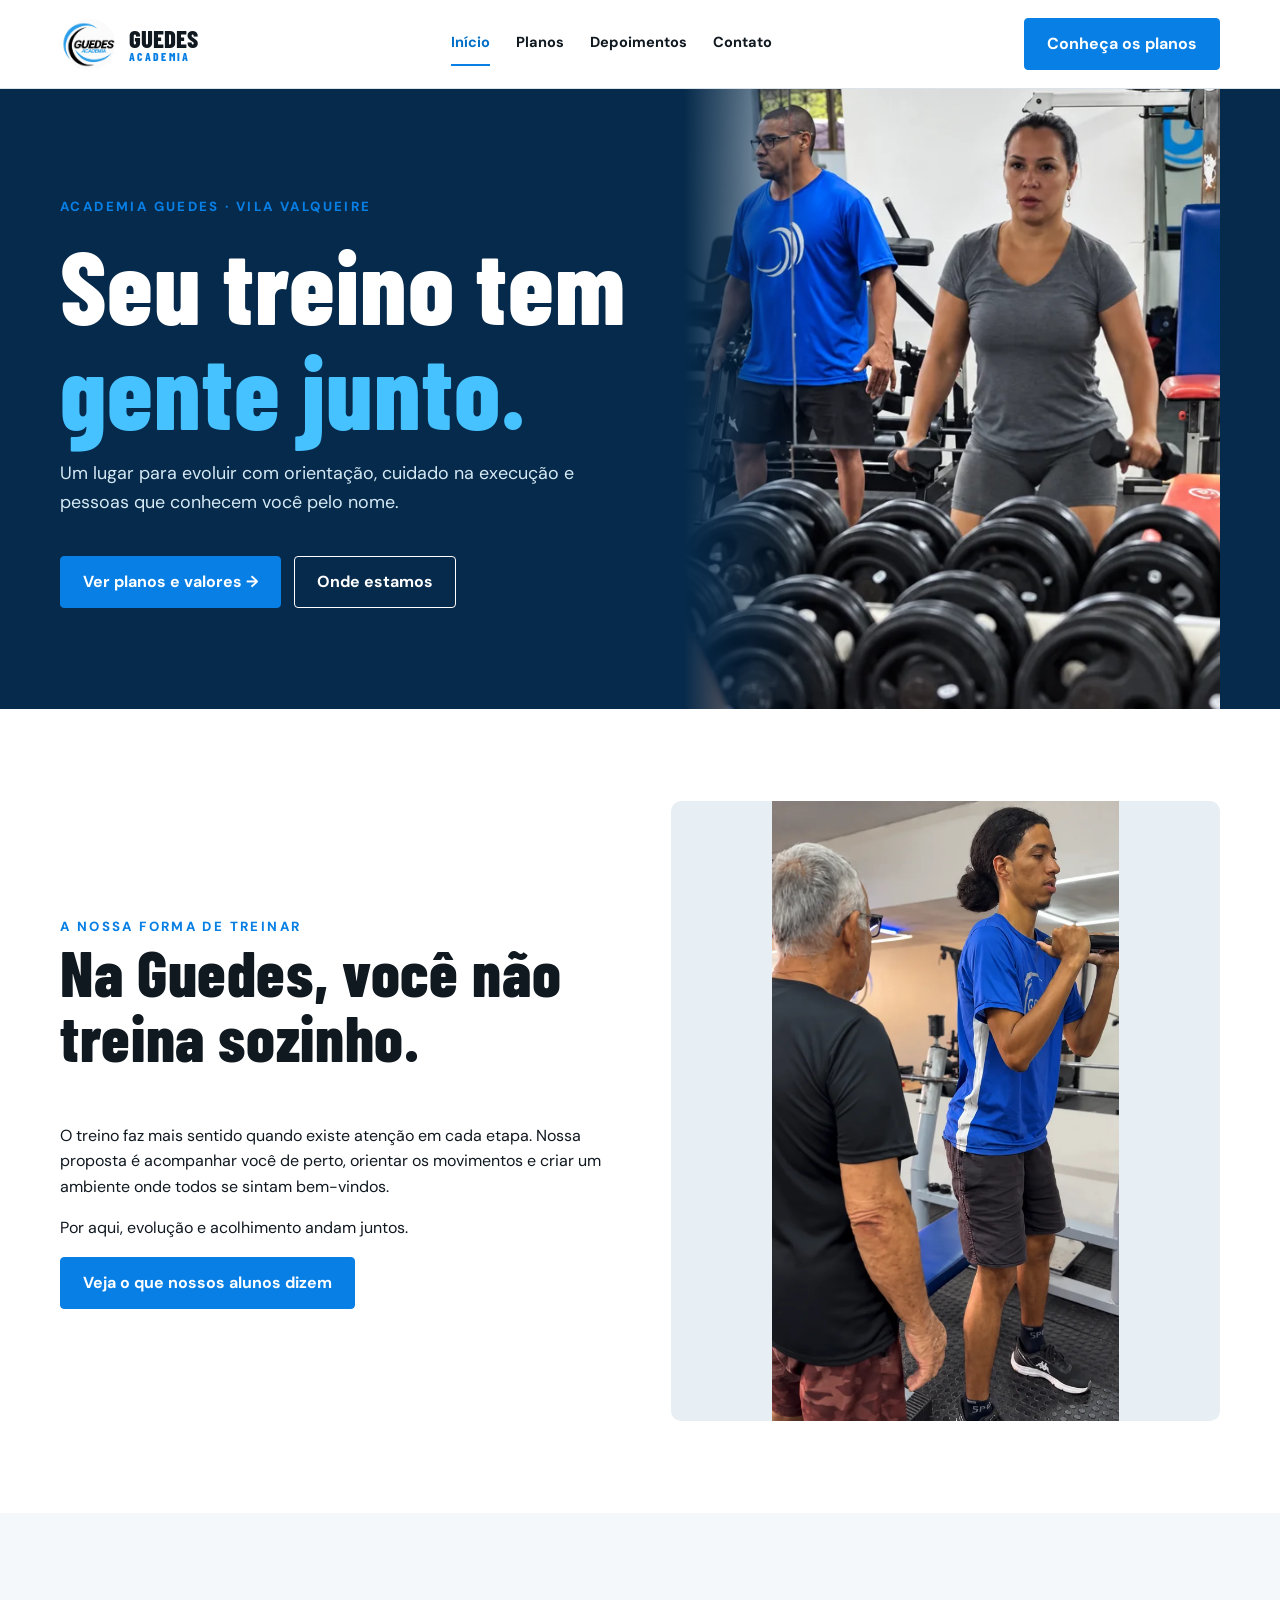
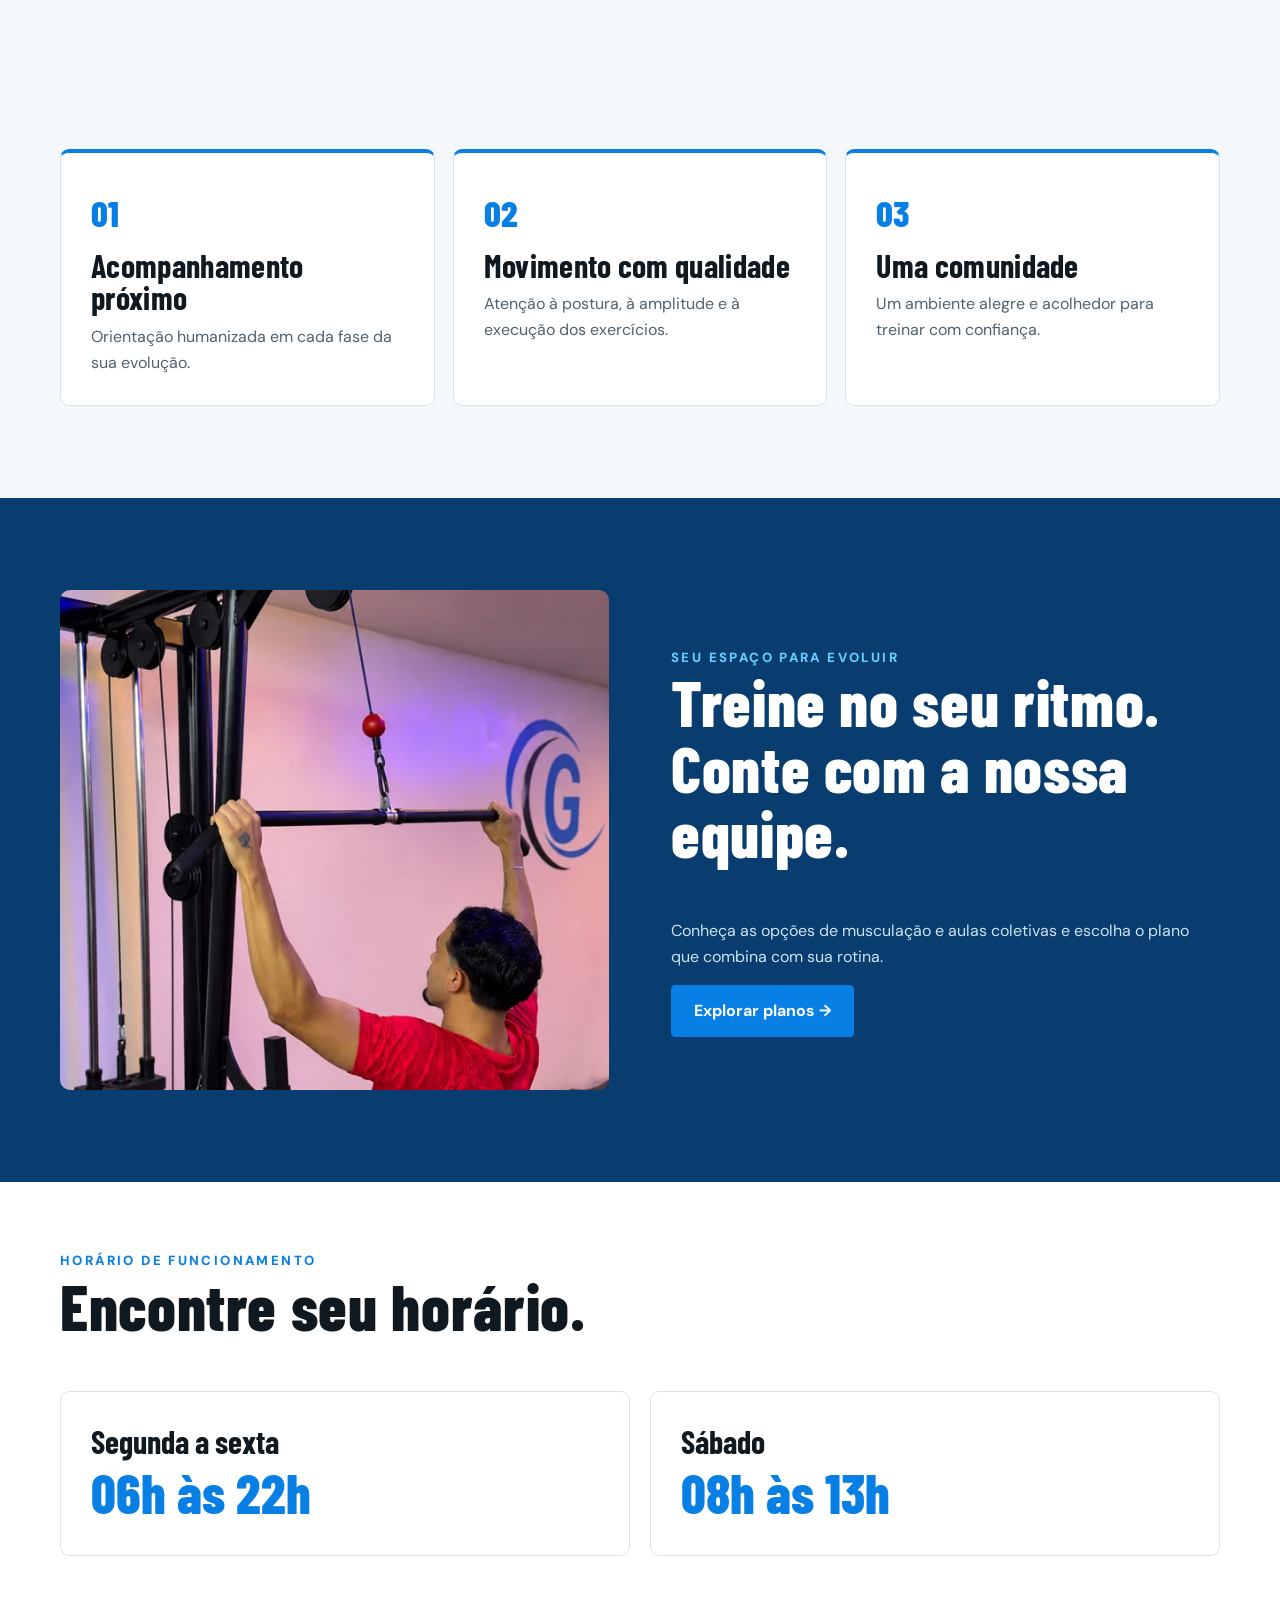
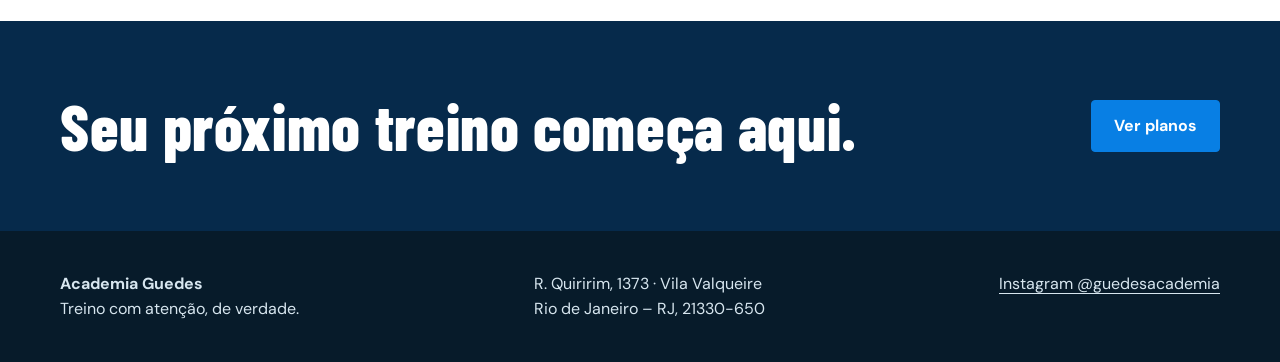
<file: index.html>
<!doctype html><html lang="pt-BR"><head><meta charset="utf-8"><meta name="viewport" content="width=device-width,initial-scale=1"><meta name="description" content="Academia Guedes em Vila Valqueire: musculação, aulas coletivas e acompanhamento próximo."><title>Treine com atenção de verdade | Academia Guedes</title><link rel="icon" type="image/svg+xml" href="data:image/svg+xml,%3Csvg xmlns='http://www.w3.org/2000/svg' viewBox='0 0 64 64'%3E%3Crect width='64' height='64' rx='16' fill='%2307263c'/%3E%3Ctext x='32' y='45' text-anchor='middle' fill='%2354baff' font-size='42' font-family='Arial' font-weight='bold'%3EG%3C/text%3E%3C/svg%3E"><link rel="stylesheet" href="style.css?v=6"><script defer src="reveal.js?v=5"></script></head><body><header class="top"><div class="wrap nav"><a href="index.html" class="brand" aria-label="Academia Guedes, início"><img src="assets/logo.png" alt="Logo da Academia Guedes"><span>GUEDES<small>ACADEMIA</small></span></a><nav class="links" aria-label="Navegação principal"><a href="index.html" aria-current="page">Início</a><a href="planos.html">Planos</a><a href="depoimentos.html">Depoimentos</a><a href="contato.html">Contato</a></nav><a class="nav-cta" href="planos.html">Conheça os planos</a></div></header><main><section class="hero"><div class="wrap hero-grid"><div class="hero-copy"><span class="eyebrow">Academia Guedes · Vila Valqueire</span><h1>Seu treino tem <em>gente junto.</em></h1><p>Um lugar para evoluir com orientação, cuidado na execução e pessoas que conhecem você pelo nome.</p><div class="hero-actions"><a class="btn" href="planos.html">Ver planos e valores →</a><a class="btn outline" style="color:white;border-color:#fff" href="contato.html">Onde estamos</a></div></div><div class="hero-photo"><img src="assets/treino.webp" alt="Aluna treinando com halteres na Academia Guedes"></div></div></section><section class="section alt"><div class="wrap split"><div><span class="eyebrow">A nossa forma de treinar</span><h2>Na Guedes, você não treina sozinho.</h2><p>O treino faz mais sentido quando existe atenção em cada etapa. Nossa proposta é acompanhar você de perto, orientar os movimentos e criar um ambiente onde todos se sintam bem-vindos.</p><p>Por aqui, evolução e acolhimento andam juntos.</p><a class="btn" href="depoimentos.html">Veja o que nossos alunos dizem</a></div><img src="assets/orientacao.webp" alt="Aluno treinando com acompanhamento de um profissional"></div></section><section class="section"><div class="wrap"><div class="section-title"><span class="eyebrow">O diferencial Guedes</span><h2>Cuidado em cada treino.</h2></div><div class="values"><article class="value"><span>01</span><h3>Acompanhamento próximo</h3><p>Orientação humanizada em cada fase da sua evolução.</p></article><article class="value"><span>02</span><h3>Movimento com qualidade</h3><p>Atenção à postura, à amplitude e à execução dos exercícios.</p></article><article class="value"><span>03</span><h3>Uma comunidade</h3><p>Um ambiente alegre e acolhedor para treinar com confiança.</p></article></div></div></section><section class="section feature"><div class="wrap split"><img src="assets/musculacao.webp" alt="Aluno fazendo exercício de musculação na Academia Guedes"><div><span class="eyebrow">Seu espaço para evoluir</span><h2>Treine no seu ritmo. Conte com a nossa equipe.</h2><p>Conheça as opções de musculação e aulas coletivas e escolha o plano que combina com sua rotina.</p><a class="btn" href="planos.html">Explorar planos →</a></div></div></section><section class="section compact alt"><div class="wrap"><div class="section-title"><span class="eyebrow">Horário de funcionamento</span><h2>Encontre seu horário.</h2></div><div class="hours-grid"><div class="hours"><strong>Segunda a sexta</strong><b>06h às 22h</b></div><div class="hours"><strong>Sábado</strong><b>08h às 13h</b></div></div></div></section><section class="banner"><div class="wrap"><h2>Seu próximo treino começa aqui.</h2><a class="btn" href="planos.html">Ver planos</a></div></section></main><footer class="footer"><div class="wrap foot-grid"><div><strong>Academia Guedes</strong><br>Treino com atenção, de verdade.</div><div>R. Quiririm, 1373 · Vila Valqueire<br>Rio de Janeiro – RJ, 21330-650</div><div><a href="https://www.instagram.com/guedesacademia/" target="_blank" rel="noopener noreferrer">Instagram @guedesacademia</a></div></div></footer></body></html>
</file>
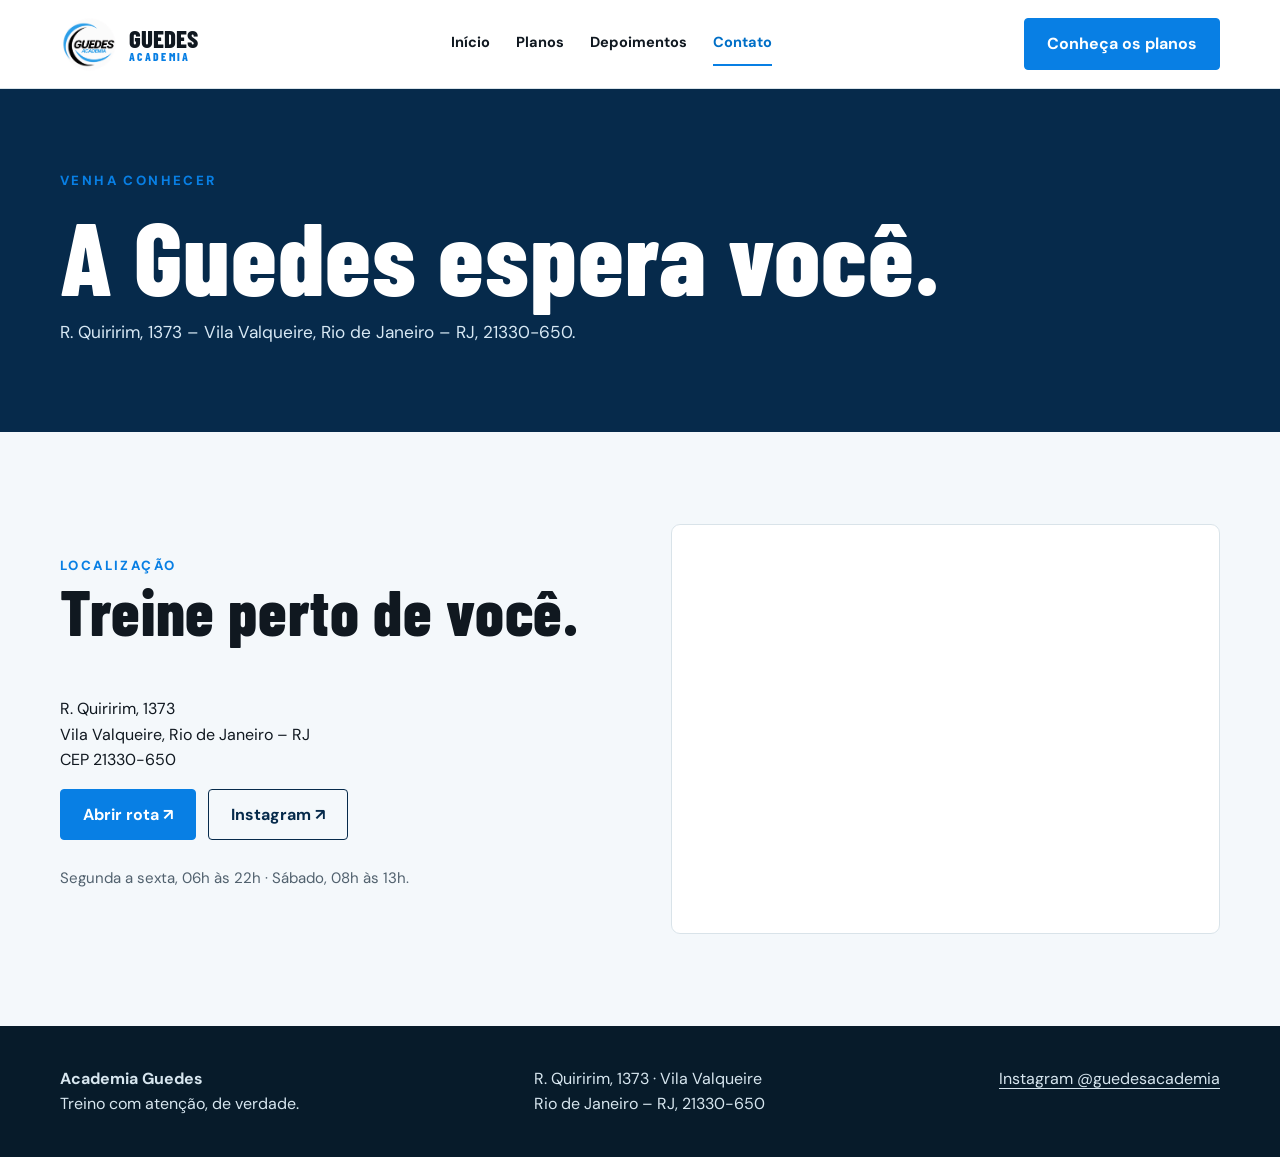
<file: contato.html>
<!doctype html><html lang="pt-BR"><head><meta charset="utf-8"><meta name="viewport" content="width=device-width,initial-scale=1"><meta name="description" content="Veja o endereço, horários e Instagram da Academia Guedes em Vila Valqueire."><title>Localização e contato | Academia Guedes</title><link rel="icon" type="image/svg+xml" href="data:image/svg+xml,%3Csvg xmlns='http://www.w3.org/2000/svg' viewBox='0 0 64 64'%3E%3Crect width='64' height='64' rx='16' fill='%2307263c'/%3E%3Ctext x='32' y='45' text-anchor='middle' fill='%2354baff' font-size='42' font-family='Arial' font-weight='bold'%3EG%3C/text%3E%3C/svg%3E"><link rel="stylesheet" href="style.css?v=6"><script defer src="reveal.js?v=5"></script></head><body><header class="top"><div class="wrap nav"><a href="index.html" class="brand" aria-label="Academia Guedes, início"><img src="assets/logo.png" alt="Logo da Academia Guedes"><span>GUEDES<small>ACADEMIA</small></span></a><nav class="links" aria-label="Navegação principal"><a href="index.html">Início</a><a href="planos.html">Planos</a><a href="depoimentos.html">Depoimentos</a><a href="contato.html" aria-current="page">Contato</a></nav><a class="nav-cta" href="planos.html">Conheça os planos</a></div></header><main><section class="page-hero"><div class="wrap"><span class="eyebrow">Venha conhecer</span><h1>A Guedes espera você.</h1><p>R. Quiririm, 1373 – Vila Valqueire, Rio de Janeiro – RJ, 21330-650.</p></div></section><section class="section"><div class="wrap split"><div><span class="eyebrow">Localização</span><h2>Treine perto de você.</h2><p>R. Quiririm, 1373<br>Vila Valqueire, Rio de Janeiro – RJ<br>CEP 21330-650</p><div class="social"><a class="btn" href="https://www.google.com/maps/search/?api=1&amp;query=R.+Quiririm,+1373,+Vila+Valqueire,+Rio+de+Janeiro" target="_blank" rel="noopener noreferrer">Abrir rota ↗</a><a class="btn outline" href="https://www.instagram.com/guedesacademia/" target="_blank" rel="noopener noreferrer">Instagram ↗</a></div><p class="small" style="margin-top:26px">Segunda a sexta, 06h às 22h · Sábado, 08h às 13h.</p></div><div class="location"><iframe title="Mapa da Academia Guedes" loading="lazy" referrerpolicy="no-referrer-when-downgrade" src="https://www.google.com/maps?q=R.%20Quiririm%2C%201373%2C%20Vila%20Valqueire%2C%20Rio%20de%20Janeiro&amp;output=embed"></iframe></div></div></section></main><footer class="footer"><div class="wrap foot-grid"><div><strong>Academia Guedes</strong><br>Treino com atenção, de verdade.</div><div>R. Quiririm, 1373 · Vila Valqueire<br>Rio de Janeiro – RJ, 21330-650</div><div><a href="https://www.instagram.com/guedesacademia/" target="_blank" rel="noopener noreferrer">Instagram @guedesacademia</a></div></div></footer></body></html>
</file>
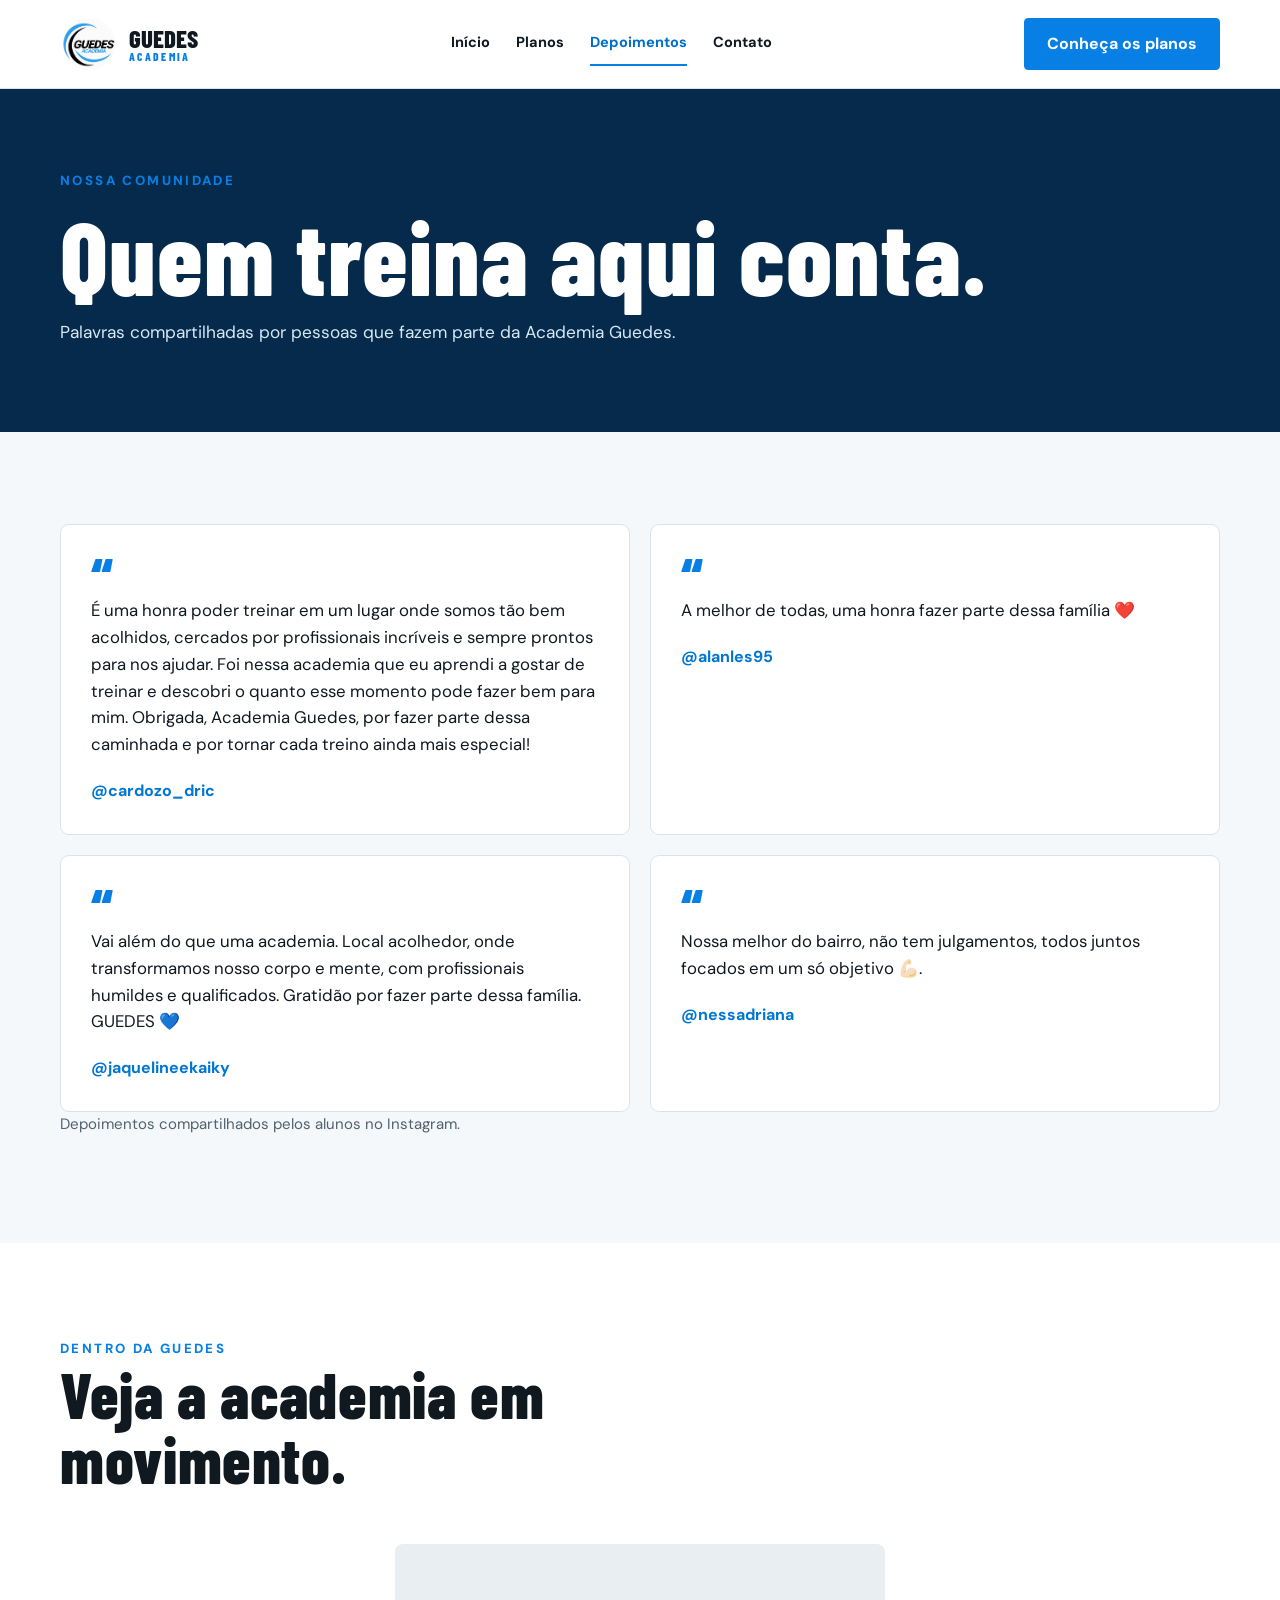
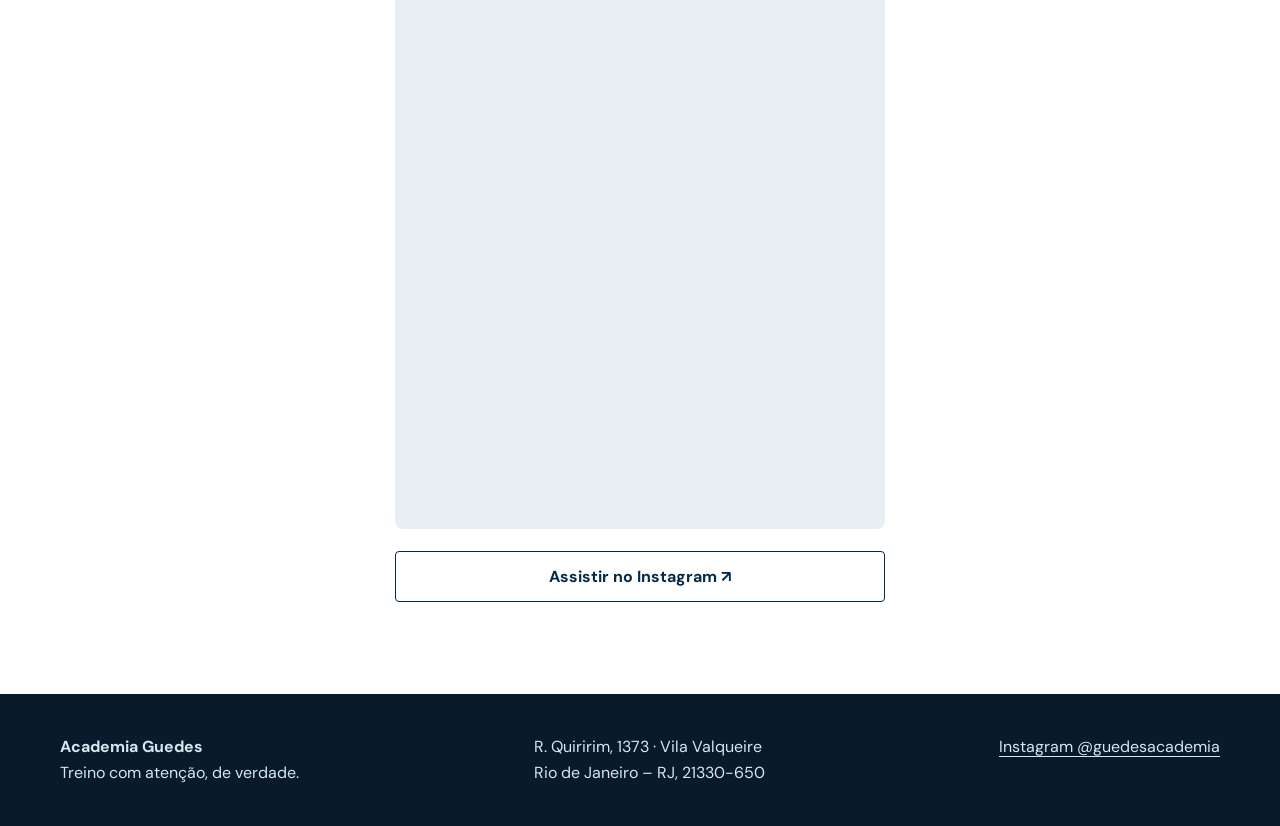
<file: depoimentos.html>
<!doctype html><html lang="pt-BR"><head><meta charset="utf-8"><meta name="viewport" content="width=device-width,initial-scale=1"><meta name="description" content="Conheça os comentários compartilhados por alunos da Academia Guedes."><title>Depoimentos | Academia Guedes</title><link rel="icon" type="image/svg+xml" href="data:image/svg+xml,%3Csvg xmlns='http://www.w3.org/2000/svg' viewBox='0 0 64 64'%3E%3Crect width='64' height='64' rx='16' fill='%2307263c'/%3E%3Ctext x='32' y='45' text-anchor='middle' fill='%2354baff' font-size='42' font-family='Arial' font-weight='bold'%3EG%3C/text%3E%3C/svg%3E"><link rel="stylesheet" href="style.css?v=6"><script defer src="reveal.js?v=5"></script></head><body><header class="top"><div class="wrap nav"><a href="index.html" class="brand" aria-label="Academia Guedes, início"><img src="assets/logo.png" alt="Logo da Academia Guedes"><span>GUEDES<small>ACADEMIA</small></span></a><nav class="links" aria-label="Navegação principal"><a href="index.html">Início</a><a href="planos.html">Planos</a><a href="depoimentos.html" aria-current="page">Depoimentos</a><a href="contato.html">Contato</a></nav><a class="nav-cta" href="planos.html">Conheça os planos</a></div></header><main><section class="page-hero"><div class="wrap"><span class="eyebrow">Nossa comunidade</span><h1>Quem treina aqui conta.</h1><p>Palavras compartilhadas por pessoas que fazem parte da Academia Guedes.</p></div></section><section class="section"><div class="wrap"><div class="quotes"><article class="quote"><p>É uma honra poder treinar em um lugar onde somos tão bem acolhidos, cercados por profissionais incríveis e sempre prontos para nos ajudar. Foi nessa academia que eu aprendi a gostar de treinar e descobri o quanto esse momento pode fazer bem para mim. Obrigada, Academia Guedes, por fazer parte dessa caminhada e por tornar cada treino ainda mais especial!</p><strong>@cardozo_dric</strong></article><article class="quote"><p>A melhor de todas, uma honra fazer parte dessa família ❤️</p><strong>@alanles95</strong></article><article class="quote"><p>Vai além do que uma academia. Local acolhedor, onde transformamos nosso corpo e mente, com profissionais humildes e qualificados. Gratidão por fazer parte dessa família. GUEDES 💙</p><strong>@jaquelineekaiky</strong></article><article class="quote"><p>Nossa melhor do bairro, não tem julgamentos, todos juntos focados em um só objetivo 💪🏻.</p><strong>@nessadriana</strong></article></div><p class="small">Depoimentos compartilhados pelos alunos no Instagram.</p></div></section><section class="section alt"><div class="wrap"><div class="section-title"><span class="eyebrow">Dentro da Guedes</span><h2>Veja a academia em movimento.</h2></div><div class="video-box"><iframe title="Vídeo da Academia Guedes no Instagram" loading="lazy" src="https://www.instagram.com/p/DSnhjGmEZl2/embed/" allowfullscreen></iframe><a class="btn outline" href="https://www.instagram.com/p/DSnhjGmEZl2/" target="_blank" rel="noopener noreferrer">Assistir no Instagram ↗</a></div></div></section></main><footer class="footer"><div class="wrap foot-grid"><div><strong>Academia Guedes</strong><br>Treino com atenção, de verdade.</div><div>R. Quiririm, 1373 · Vila Valqueire<br>Rio de Janeiro – RJ, 21330-650</div><div><a href="https://www.instagram.com/guedesacademia/" target="_blank" rel="noopener noreferrer">Instagram @guedesacademia</a></div></div></footer></body></html>
</file>
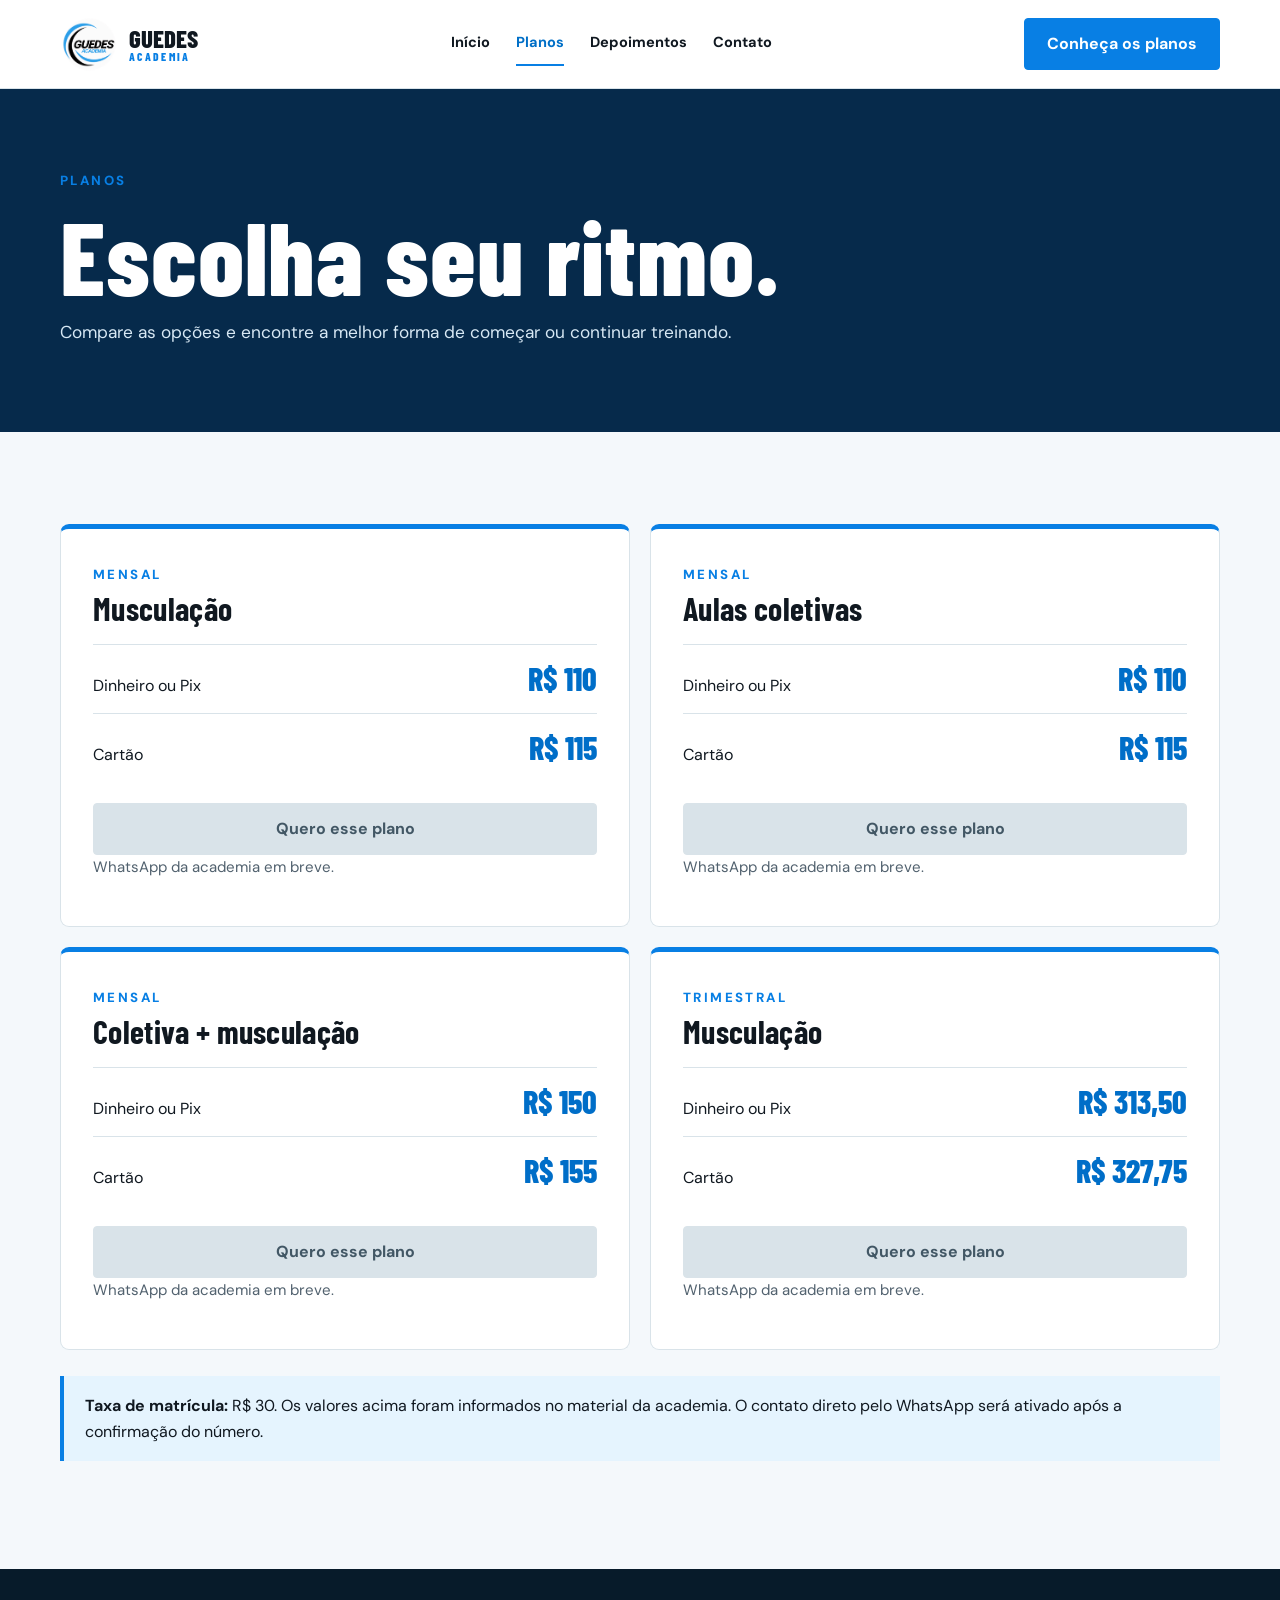
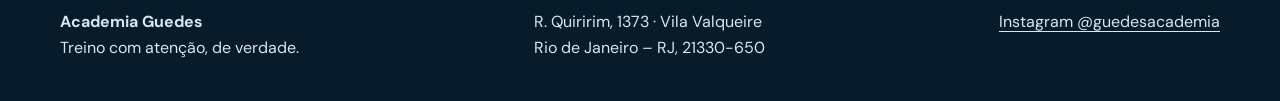
<file: planos.html>
<!doctype html><html lang="pt-BR"><head><meta charset="utf-8"><meta name="viewport" content="width=device-width,initial-scale=1"><meta name="description" content="Confira os planos e os preços de musculação e aulas coletivas da Academia Guedes."><title>Planos e valores | Academia Guedes</title><link rel="icon" type="image/svg+xml" href="data:image/svg+xml,%3Csvg xmlns='http://www.w3.org/2000/svg' viewBox='0 0 64 64'%3E%3Crect width='64' height='64' rx='16' fill='%2307263c'/%3E%3Ctext x='32' y='45' text-anchor='middle' fill='%2354baff' font-size='42' font-family='Arial' font-weight='bold'%3EG%3C/text%3E%3C/svg%3E"><link rel="stylesheet" href="style.css?v=6"><script defer src="reveal.js?v=5"></script></head><body><header class="top"><div class="wrap nav"><a href="index.html" class="brand" aria-label="Academia Guedes, início"><img src="assets/logo.png" alt="Logo da Academia Guedes"><span>GUEDES<small>ACADEMIA</small></span></a><nav class="links" aria-label="Navegação principal"><a href="index.html">Início</a><a href="planos.html" aria-current="page">Planos</a><a href="depoimentos.html">Depoimentos</a><a href="contato.html">Contato</a></nav><a class="nav-cta" href="planos.html">Conheça os planos</a></div></header><main><section class="page-hero"><div class="wrap"><span class="eyebrow">Planos</span><h1>Escolha seu ritmo.</h1><p>Compare as opções e encontre a melhor forma de começar ou continuar treinando.</p></div></section><section class="section"><div class="wrap"><div class="plans"><article class="plan"><span class="eyebrow">Mensal</span><h3>Musculação</h3><div class="price-row"><span>Dinheiro ou Pix</span><strong>R$ 110</strong></div><div class="price-row"><span>Cartão</span><strong>R$ 115</strong></div><button class="btn muted" type="button" disabled aria-label="Contato por WhatsApp ainda não disponível para o plano Musculação Mensal">Quero esse plano</button><p class="small">WhatsApp da academia em breve.</p></article><article class="plan"><span class="eyebrow">Mensal</span><h3>Aulas coletivas</h3><div class="price-row"><span>Dinheiro ou Pix</span><strong>R$ 110</strong></div><div class="price-row"><span>Cartão</span><strong>R$ 115</strong></div><button class="btn muted" type="button" disabled aria-label="Contato por WhatsApp ainda não disponível para o plano Aulas coletivas Mensal">Quero esse plano</button><p class="small">WhatsApp da academia em breve.</p></article><article class="plan"><span class="eyebrow">Mensal</span><h3>Coletiva + musculação</h3><div class="price-row"><span>Dinheiro ou Pix</span><strong>R$ 150</strong></div><div class="price-row"><span>Cartão</span><strong>R$ 155</strong></div><button class="btn muted" type="button" disabled aria-label="Contato por WhatsApp ainda não disponível para o plano Coletiva + musculação Mensal">Quero esse plano</button><p class="small">WhatsApp da academia em breve.</p></article><article class="plan"><span class="eyebrow">Trimestral</span><h3>Musculação</h3><div class="price-row"><span>Dinheiro ou Pix</span><strong>R$ 313,50</strong></div><div class="price-row"><span>Cartão</span><strong>R$ 327,75</strong></div><button class="btn muted" type="button" disabled aria-label="Contato por WhatsApp ainda não disponível para o plano Musculação Trimestral">Quero esse plano</button><p class="small">WhatsApp da academia em breve.</p></article></div><p class="note"><strong>Taxa de matrícula:</strong> R$ 30. Os valores acima foram informados no material da academia. O contato direto pelo WhatsApp será ativado após a confirmação do número.</p></div></section></main><footer class="footer"><div class="wrap foot-grid"><div><strong>Academia Guedes</strong><br>Treino com atenção, de verdade.</div><div>R. Quiririm, 1373 · Vila Valqueire<br>Rio de Janeiro – RJ, 21330-650</div><div><a href="https://www.instagram.com/guedesacademia/" target="_blank" rel="noopener noreferrer">Instagram @guedesacademia</a></div></div></footer></body></html>
</file>
<file: style.css>
@import url('https://fonts.googleapis.com/css2?family=Barlow+Condensed:wght@500;600;700;800&family=DM+Sans:wght@400;500;600;700&display=swap');
:root{--blue:#087fe4;--deep:#062a4b;--ink:#101820;--muted:#51616e;--line:#d9e3e9;--white:#fff}*{box-sizing:border-box}html{scroll-behavior:smooth}body{margin:0;background:#f4f8fb;color:var(--ink);font:16px/1.6 'DM Sans',Arial,sans-serif}img{display:block;max-width:100%}a{color:inherit;text-decoration:none}button{font:inherit}h1,h2,h3,p{margin-top:0}h1,h2,h3{font-family:'Barlow Condensed',Impact,sans-serif;line-height:1.02;letter-spacing:.01em}h1{font-size:clamp(3.4rem,8vw,7rem);font-weight:800}h2{font-size:clamp(2.5rem,5vw,4.5rem);font-weight:800}h3{font-size:2rem}.wrap{width:min(1160px,calc(100% - 40px));margin:auto}.top{background:#fff;border-bottom:1px solid var(--line)}.nav{display:flex;align-items:center;justify-content:space-between;min-height:88px;gap:20px}.brand{display:flex;align-items:center;gap:10px;flex-shrink:0;font-family:'Barlow Condensed',sans-serif;font-size:1.55rem;font-weight:800;line-height:1}.brand img{width:59px;height:59px;object-fit:contain}.brand small{display:block;color:var(--blue);font-size:.72rem;letter-spacing:.2em}.links{display:flex;align-items:center;gap:26px;font-weight:700;font-size:.91rem}.links a{border-bottom:2px solid transparent;padding:9px 0}.links a:hover,.links a[aria-current=page]{color:#006fc7;border-color:var(--blue)}.nav-cta,.btn{display:inline-flex;align-items:center;justify-content:center;gap:9px;background:var(--blue);border:1px solid var(--blue);color:#fff;padding:12px 22px;border-radius:4px;font-weight:700;transition:transform .2s,background .2s}.btn:hover,.nav-cta:hover{background:#0069c2;transform:translateY(-2px)}.btn.outline{background:transparent;color:var(--deep);border-color:var(--deep)}.btn.outline:hover{background:#e5f4fe}.btn.muted{background:#d9e3e9;border-color:#d9e3e9;color:#425765;cursor:not-allowed}.eyebrow{color:var(--blue);text-transform:uppercase;letter-spacing:.18em;font-size:.83rem;font-weight:800}.hero{background:var(--deep);color:#fff;overflow:hidden}.hero-grid{display:grid;grid-template-columns:1fr .86fr;min-height:620px}.hero-copy{padding:96px 44px 90px 0;display:flex;flex-direction:column;align-items:flex-start;justify-content:center}.hero h1{margin:15px 0 18px;max-width:660px}.hero h1 em{font-style:normal;color:#45c2ff}.hero p{max-width:530px;color:#d5e9f5;font-size:1.12rem}.hero-actions{display:flex;flex-wrap:wrap;gap:13px;margin-top:22px}.hero-photo{position:relative;min-height:440px}.hero-photo img{position:absolute;width:100%;height:100%;object-fit:cover;object-position:center 38%}.hero-photo:after{content:'';position:absolute;inset:0;background:linear-gradient(90deg,var(--deep) 0%,transparent 25%)}.section{padding:92px 0}.section.alt{background:#fff}.section-title{max-width:750px;margin-bottom:38px}.section-title p{color:var(--muted);max-width:630px}.split{display:grid;grid-template-columns:1fr 1fr;gap:62px;align-items:center}.split img{width:100%;height:520px;object-fit:cover;object-position:center 35%;border-radius:10px}.values{display:grid;grid-template-columns:repeat(3,1fr);gap:18px}.value,.card,.quote,.hours,.location{background:#fff;border:1px solid var(--line);border-radius:9px;padding:30px}.value{border-top:4px solid var(--blue)}.value span{font-family:'Barlow Condensed',sans-serif;font-size:2.3rem;color:var(--blue);font-weight:800}.value h3{margin:7px 0 10px}.value p,.card p,.quote p{color:var(--muted);margin-bottom:0}.feature{background:#093d70;color:#fff}.feature .split img{height:500px}.feature p{color:#cce3f1}.feature .eyebrow{color:#63d0ff}.compact{padding:65px 0}.hours-grid{display:grid;grid-template-columns:1fr 1fr;gap:20px}.hours strong{display:block;font:700 2rem 'Barlow Condensed',sans-serif}.hours b{font:800 3.4rem 'Barlow Condensed',sans-serif;color:var(--blue)}.banner{background:var(--deep);color:#fff;padding:72px 0}.banner .wrap{display:flex;justify-content:space-between;align-items:center;gap:20px}.banner h2{margin:0}.footer{background:#071b2a;color:#d7e6ef;padding:40px 0}.foot-grid{display:flex;justify-content:space-between;gap:30px}.footer a{text-decoration:underline;text-underline-offset:4px}.page-hero{background:var(--deep);color:#fff;padding:78px 0 68px}.page-hero h1{margin:10px 0 12px}.page-hero p{color:#d7e8f4;max-width:690px;font-size:1.08rem}.plans{display:grid;grid-template-columns:repeat(2,1fr);gap:20px}.plan{background:#fff;border:1px solid var(--line);border-top:5px solid var(--blue);border-radius:9px;padding:32px}.plan h3{margin:5px 0 20px}.plan .price-row{display:flex;align-items:baseline;justify-content:space-between;gap:16px;padding:14px 0;border-top:1px solid var(--line)}.plan .price-row strong{font:800 2rem 'Barlow Condensed',sans-serif;color:#006ec8;white-space:nowrap}.plan .btn{width:100%;margin-top:22px}.note{padding:17px 21px;background:#e5f4fe;border-left:4px solid var(--blue);margin-top:26px}.quotes{display:grid;grid-template-columns:repeat(2,1fr);gap:20px}.quote{position:relative;padding-top:48px}.quote:before{content:'“';position:absolute;top:8px;color:var(--blue);font:800 4rem 'Barlow Condensed',sans-serif}.quote p{color:var(--ink);font-size:1.05rem}.quote strong{display:block;margin-top:20px;color:#0076d1}.video-box{width:min(490px,100%);margin:0 auto}.video-box iframe{width:100%;height:585px;border:0;border-radius:8px;background:#e8eef2}.video-box .btn{width:100%;margin-top:14px}.location{padding:0;overflow:hidden}.location iframe{width:100%;height:400px;border:0}.location-text{padding:30px}.location-text p{margin:0 0 18px}.social{display:flex;gap:12px;flex-wrap:wrap}.small{color:var(--muted);font-size:.94rem}@media(max-width:850px){.nav{flex-wrap:wrap;padding:12px 0}.links{order:3;width:100%;overflow-x:auto;gap:22px;white-space:nowrap;padding-bottom:4px}.nav-cta{margin-left:auto}.hero-grid,.split{grid-template-columns:1fr}.hero-copy{padding:66px 0 50px}.hero-photo{min-height:420px}.hero-photo:after{background:linear-gradient(180deg,var(--deep),transparent 20%)}.split{gap:28px}.split img,.feature .split img{height:440px}.values{grid-template-columns:1fr}.banner .wrap{display:block}.banner .btn{margin-top:24px}}@media(max-width:600px){.wrap{width:min(100% - 30px,1160px)}.brand{font-size:1.35rem}.brand img{width:48px;height:48px}.nav-cta{display:none}.hero-copy{padding-top:56px}.hero-photo{min-height:360px}.hero p{font-size:1rem}.section{padding:64px 0}.plans,.quotes,.hours-grid{grid-template-columns:1fr}.plan,.quote,.value{padding:24px}.page-hero{padding:58px 0}.foot-grid{display:block}.foot-grid>div+div{margin-top:20px}}
/* Somente a foto de orientação mostra o retrato completo. */
.split img[src="assets/orientacao.webp"]{height:620px;object-fit:contain;object-position:center;background:#e8eff4}
@media(max-width:850px){.split img[src="assets/orientacao.webp"]{height:560px}}
@media(max-width:600px){.split img[src="assets/orientacao.webp"]{height:480px}}

/* Revela cada bloco quando ele entra na tela. Sem JavaScript, tudo permanece visível. */
.has-reveal .reveal:not(.revealed){opacity:0;transform:translateY(38px)}
.has-reveal .reveal.revealed{animation:guedes-entrar 1.3s cubic-bezier(.16,.8,.24,1) both}
.has-reveal .value:nth-child(2),.has-reveal .plan:nth-child(2),.has-reveal .quote:nth-child(2){animation-delay:160ms}
.has-reveal .value:nth-child(3),.has-reveal .plan:nth-child(3),.has-reveal .quote:nth-child(3){animation-delay:320ms}
.has-reveal .plan:nth-child(4),.has-reveal .quote:nth-child(4){animation-delay:480ms}
@keyframes guedes-entrar{from{opacity:0;transform:translateY(38px)}to{opacity:1;transform:translateY(0)}}
@media(prefers-reduced-motion:reduce){
  .has-reveal .reveal:not(.revealed){transform:none}
  .has-reveal .reveal.revealed{animation:guedes-fade .7s ease both}
  @keyframes guedes-fade{from{opacity:0}to{opacity:1}}
}

/* A aspa ocupa sua própria linha, inclusive nos cards estreitos do celular. */
.quote{padding-top:24px}
.quote:before{position:static;display:block;height:48px;font-size:3.5rem;line-height:1}
</file>
